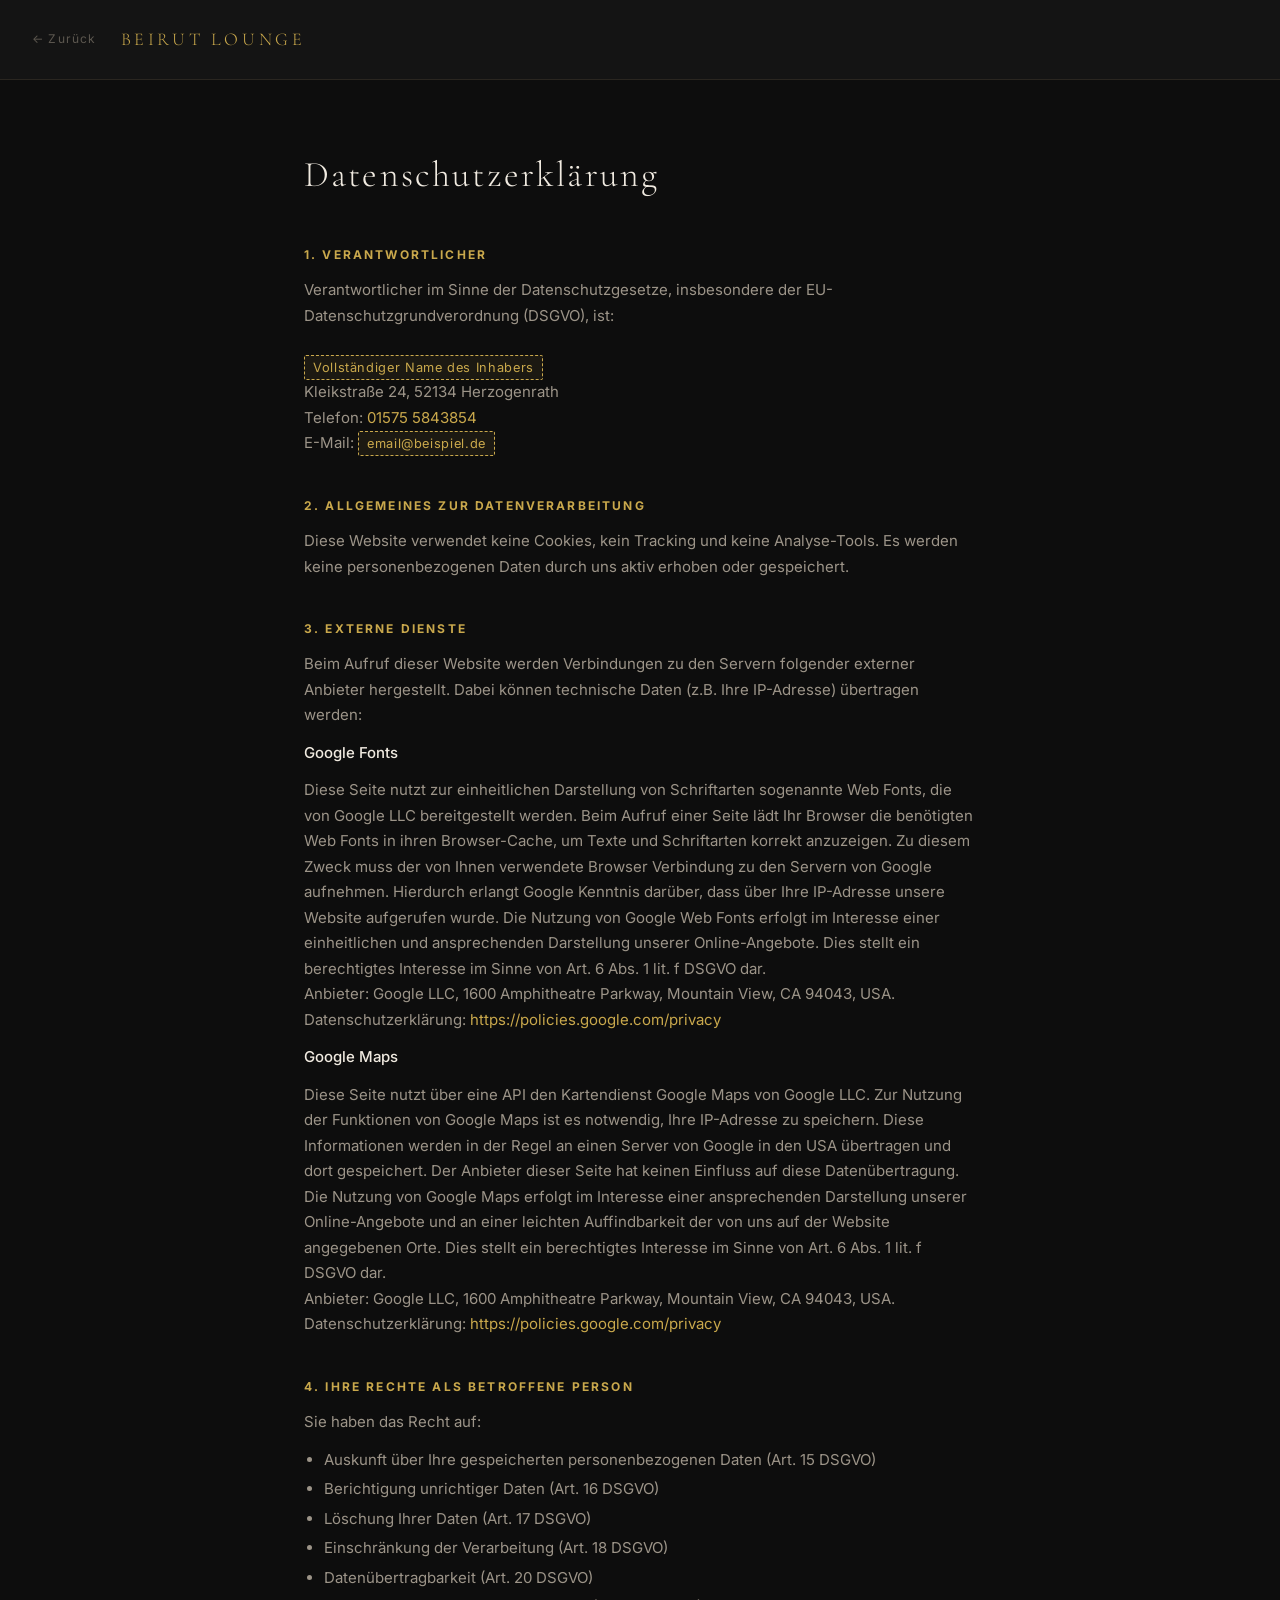
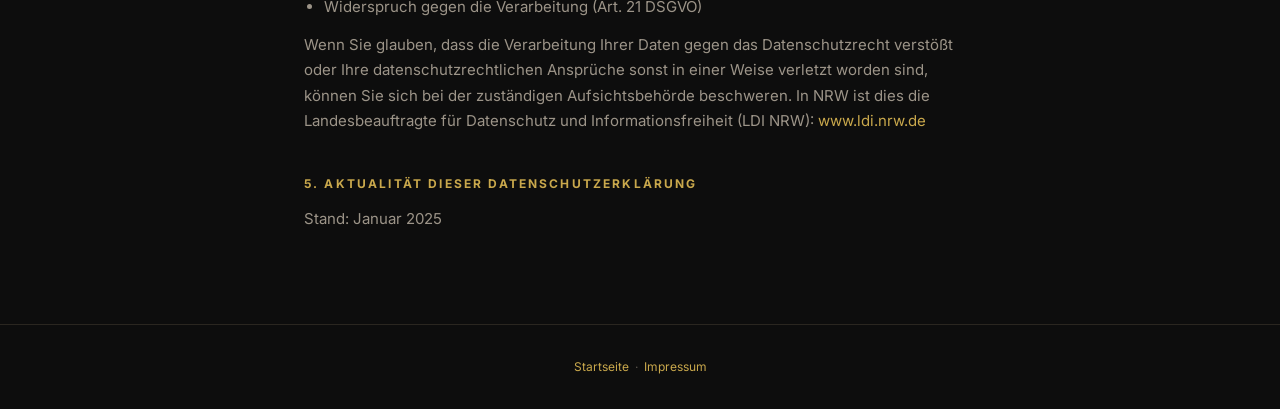
<file: datenschutz.html>
<!DOCTYPE html>
<html lang="de">
<head>
  <meta charset="UTF-8">
  <meta name="viewport" content="width=device-width, initial-scale=1.0">
  <title>Datenschutz — Beirut Lounge</title>

  <link rel="preconnect" href="https://fonts.googleapis.com">
  <link rel="preconnect" href="https://fonts.gstatic.com" crossorigin>
  <link href="https://fonts.googleapis.com/css2?family=Cormorant+Garamond:wght@300;400&family=Inter:wght@300;400;500&display=swap" rel="stylesheet">

  <style>
    :root {
      --bg-primary:     #0D0D0D;
      --bg-surface:     #141414;
      --accent:         #C9A84C;
      --text-primary:   #F0EAE0;
      --text-secondary: #9C9488;
      --text-muted:     #5C574F;
      --divider:        #2A2620;
      --font-display:   'Cormorant Garamond', serif;
      --font-body:      'Inter', sans-serif;
    }
    *, *::before, *::after { box-sizing: border-box; margin: 0; padding: 0; }
    body {
      background: var(--bg-primary);
      color: var(--text-primary);
      font-family: var(--font-body);
      font-size: 1rem;
      line-height: 1.7;
    }
    a { color: var(--accent); text-decoration: none; }
    a:hover { text-decoration: underline; }

    .legal-header {
      background: var(--bg-surface);
      border-bottom: 1px solid var(--divider);
      padding: 1.5rem 2rem;
      display: flex;
      align-items: center;
      gap: 1.5rem;
    }
    .legal-header__back {
      font-size: 0.75rem;
      letter-spacing: 0.1em;
      color: var(--text-muted);
      transition: color 0.2s;
    }
    .legal-header__back:hover { color: var(--accent); text-decoration: none; }
    .legal-header__logo {
      font-family: var(--font-display);
      font-size: 1.125rem;
      font-weight: 300;
      letter-spacing: 0.2em;
      text-transform: uppercase;
      color: var(--accent);
    }

    .legal-main {
      max-width: 720px;
      margin: 0 auto;
      padding: 4rem 1.5rem 5rem;
    }
    h1 {
      font-family: var(--font-display);
      font-size: 2.25rem;
      font-weight: 300;
      letter-spacing: 0.06em;
      color: var(--text-primary);
      margin-bottom: 2.5rem;
    }
    h2 {
      font-size: 0.75rem;
      letter-spacing: 0.18em;
      text-transform: uppercase;
      color: var(--accent);
      margin: 2.5rem 0 0.75rem;
    }
    p {
      font-size: 0.9375rem;
      color: var(--text-secondary);
      margin-bottom: 0.75rem;
    }
    ul {
      padding-left: 1.25rem;
      margin-bottom: 0.75rem;
    }
    li {
      font-size: 0.9375rem;
      color: var(--text-secondary);
      margin-bottom: 0.25rem;
    }
    .placeholder {
      background: rgba(201,168,76,0.08);
      border: 1px dashed var(--accent);
      border-radius: 2px;
      padding: 0.25rem 0.5rem;
      color: var(--accent);
      font-size: 0.8rem;
      letter-spacing: 0.05em;
    }

    footer {
      border-top: 1px solid var(--divider);
      padding: 2rem 1.5rem;
      text-align: center;
      font-size: 0.75rem;
      color: var(--text-muted);
    }
  </style>
</head>
<body>

  <header class="legal-header">
    <a href="index.html" class="legal-header__back">&#8592; Zurück</a>
    <span class="legal-header__logo">Beirut Lounge</span>
  </header>

  <main class="legal-main">
    <h1>Datenschutzerklärung</h1>

    <h2>1. Verantwortlicher</h2>
    <p>
      Verantwortlicher im Sinne der Datenschutzgesetze, insbesondere der EU-Datenschutzgrundverordnung (DSGVO), ist:<br><br>
      <span class="placeholder">Vollständiger Name des Inhabers</span><br>
      Kleikstraße 24, 52134 Herzogenrath<br>
      Telefon: <a href="tel:+4915758843854">01575 5843854</a><br>
      E-Mail: <span class="placeholder">email@beispiel.de</span>
    </p>

    <h2>2. Allgemeines zur Datenverarbeitung</h2>
    <p>
      Diese Website verwendet keine Cookies, kein Tracking und keine Analyse-Tools.
      Es werden keine personenbezogenen Daten durch uns aktiv erhoben oder gespeichert.
    </p>

    <h2>3. Externe Dienste</h2>
    <p>
      Beim Aufruf dieser Website werden Verbindungen zu den Servern folgender externer Anbieter hergestellt.
      Dabei können technische Daten (z.B. Ihre IP-Adresse) übertragen werden:
    </p>

    <p><strong style="color: var(--text-primary); font-weight: 500;">Google Fonts</strong></p>
    <p>
      Diese Seite nutzt zur einheitlichen Darstellung von Schriftarten sogenannte Web Fonts, die von Google LLC bereitgestellt werden.
      Beim Aufruf einer Seite lädt Ihr Browser die benötigten Web Fonts in ihren Browser-Cache, um Texte und Schriftarten korrekt anzuzeigen.
      Zu diesem Zweck muss der von Ihnen verwendete Browser Verbindung zu den Servern von Google aufnehmen.
      Hierdurch erlangt Google Kenntnis darüber, dass über Ihre IP-Adresse unsere Website aufgerufen wurde.
      Die Nutzung von Google Web Fonts erfolgt im Interesse einer einheitlichen und ansprechenden Darstellung unserer Online-Angebote.
      Dies stellt ein berechtigtes Interesse im Sinne von Art. 6 Abs. 1 lit. f DSGVO dar.<br>
      Anbieter: Google LLC, 1600 Amphitheatre Parkway, Mountain View, CA 94043, USA.<br>
      Datenschutzerklärung: <a href="https://policies.google.com/privacy" target="_blank" rel="noopener noreferrer">https://policies.google.com/privacy</a>
    </p>

    <p><strong style="color: var(--text-primary); font-weight: 500;">Google Maps</strong></p>
    <p>
      Diese Seite nutzt über eine API den Kartendienst Google Maps von Google LLC.
      Zur Nutzung der Funktionen von Google Maps ist es notwendig, Ihre IP-Adresse zu speichern.
      Diese Informationen werden in der Regel an einen Server von Google in den USA übertragen und dort gespeichert.
      Der Anbieter dieser Seite hat keinen Einfluss auf diese Datenübertragung.
      Die Nutzung von Google Maps erfolgt im Interesse einer ansprechenden Darstellung unserer Online-Angebote und an einer leichten Auffindbarkeit der von uns auf der Website angegebenen Orte.
      Dies stellt ein berechtigtes Interesse im Sinne von Art. 6 Abs. 1 lit. f DSGVO dar.<br>
      Anbieter: Google LLC, 1600 Amphitheatre Parkway, Mountain View, CA 94043, USA.<br>
      Datenschutzerklärung: <a href="https://policies.google.com/privacy" target="_blank" rel="noopener noreferrer">https://policies.google.com/privacy</a>
    </p>

    <h2>4. Ihre Rechte als betroffene Person</h2>
    <p>Sie haben das Recht auf:</p>
    <ul>
      <li>Auskunft über Ihre gespeicherten personenbezogenen Daten (Art. 15 DSGVO)</li>
      <li>Berichtigung unrichtiger Daten (Art. 16 DSGVO)</li>
      <li>Löschung Ihrer Daten (Art. 17 DSGVO)</li>
      <li>Einschränkung der Verarbeitung (Art. 18 DSGVO)</li>
      <li>Datenübertragbarkeit (Art. 20 DSGVO)</li>
      <li>Widerspruch gegen die Verarbeitung (Art. 21 DSGVO)</li>
    </ul>
    <p>
      Wenn Sie glauben, dass die Verarbeitung Ihrer Daten gegen das Datenschutzrecht verstößt oder
      Ihre datenschutzrechtlichen Ansprüche sonst in einer Weise verletzt worden sind, können Sie sich
      bei der zuständigen Aufsichtsbehörde beschweren. In NRW ist dies die
      Landesbeauftragte für Datenschutz und Informationsfreiheit (LDI NRW):
      <a href="https://www.ldi.nrw.de" target="_blank" rel="noopener noreferrer">www.ldi.nrw.de</a>
    </p>

    <h2>5. Aktualität dieser Datenschutzerklärung</h2>
    <p>Stand: Januar 2025</p>
  </main>

  <footer>
    <a href="index.html">Startseite</a> &nbsp;&middot;&nbsp;
    <a href="impressum.html">Impressum</a>
  </footer>

</body>
</html>
</file>
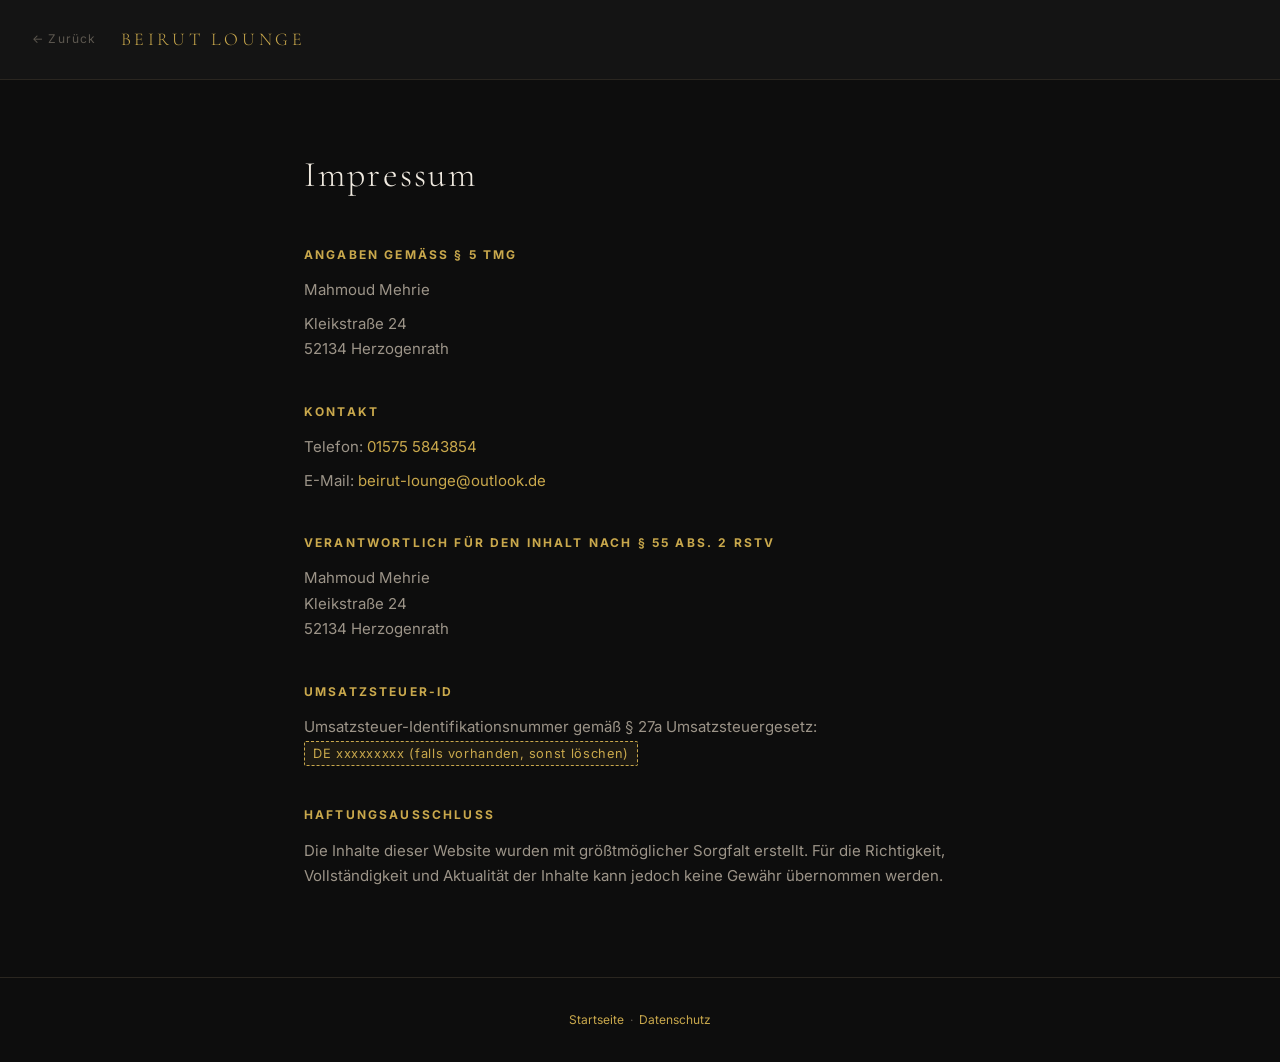
<file: impressum.html>
<!DOCTYPE html>
<html lang="de">
<head>
  <meta charset="UTF-8">
  <meta name="viewport" content="width=device-width, initial-scale=1.0">
  <title>Impressum — Beirut Lounge</title>

  <link rel="preconnect" href="https://fonts.googleapis.com">
  <link rel="preconnect" href="https://fonts.gstatic.com" crossorigin>
  <link href="https://fonts.googleapis.com/css2?family=Cormorant+Garamond:wght@300;400&family=Inter:wght@300;400;500&display=swap" rel="stylesheet">

  <style>
    :root {
      --bg-primary:     #0D0D0D;
      --bg-surface:     #141414;
      --accent:         #C9A84C;
      --text-primary:   #F0EAE0;
      --text-secondary: #9C9488;
      --text-muted:     #5C574F;
      --divider:        #2A2620;
      --font-display:   'Cormorant Garamond', serif;
      --font-body:      'Inter', sans-serif;
    }
    *, *::before, *::after { box-sizing: border-box; margin: 0; padding: 0; }
    body {
      background: var(--bg-primary);
      color: var(--text-primary);
      font-family: var(--font-body);
      font-size: 1rem;
      line-height: 1.7;
    }
    a { color: var(--accent); text-decoration: none; }
    a:hover { text-decoration: underline; }

    .legal-header {
      background: var(--bg-surface);
      border-bottom: 1px solid var(--divider);
      padding: 1.5rem 2rem;
      display: flex;
      align-items: center;
      gap: 1.5rem;
    }
    .legal-header__back {
      font-size: 0.75rem;
      letter-spacing: 0.1em;
      color: var(--text-muted);
      transition: color 0.2s;
    }
    .legal-header__back:hover { color: var(--accent); text-decoration: none; }
    .legal-header__logo {
      font-family: var(--font-display);
      font-size: 1.125rem;
      font-weight: 300;
      letter-spacing: 0.2em;
      text-transform: uppercase;
      color: var(--accent);
    }

    .legal-main {
      max-width: 720px;
      margin: 0 auto;
      padding: 4rem 1.5rem 5rem;
    }
    h1 {
      font-family: var(--font-display);
      font-size: 2.25rem;
      font-weight: 300;
      letter-spacing: 0.06em;
      color: var(--text-primary);
      margin-bottom: 2.5rem;
    }
    h2 {
      font-size: 0.75rem;
      letter-spacing: 0.18em;
      text-transform: uppercase;
      color: var(--accent);
      margin: 2.5rem 0 0.75rem;
    }
    p {
      font-size: 0.9375rem;
      color: var(--text-secondary);
      margin-bottom: 0.5rem;
    }
    .placeholder {
      background: rgba(201,168,76,0.08);
      border: 1px dashed var(--accent);
      border-radius: 2px;
      padding: 0.25rem 0.5rem;
      color: var(--accent);
      font-size: 0.8rem;
      letter-spacing: 0.05em;
    }

    footer {
      border-top: 1px solid var(--divider);
      padding: 2rem 1.5rem;
      text-align: center;
      font-size: 0.75rem;
      color: var(--text-muted);
    }
  </style>
</head>
<body>

  <header class="legal-header">
    <a href="index.html" class="legal-header__back">&#8592; Zurück</a>
    <span class="legal-header__logo">Beirut Lounge</span>
  </header>

  <main class="legal-main">
    <h1>Impressum</h1>

    <h2>Angaben gemäß § 5 TMG</h2>
    <p>Mahmoud Mehrie</p>
    <p>Kleikstraße 24<br>52134 Herzogenrath</p>

    <h2>Kontakt</h2>
    <p>Telefon: <a href="tel:+4915758843854">01575 5843854</a></p>
    <p>E-Mail: <a href="mailto:beirut-lounge@outlook.de">beirut-lounge@outlook.de</a></p>

    <h2>Verantwortlich für den Inhalt nach § 55 Abs. 2 RStV</h2>
    <p>Mahmoud Mehrie<br>
    Kleikstraße 24<br>52134 Herzogenrath</p>

    <h2>Umsatzsteuer-ID</h2>
    <p>Umsatzsteuer-Identifikationsnummer gemäß § 27a Umsatzsteuergesetz:<br>
    <span class="placeholder">DE xxxxxxxxx (falls vorhanden, sonst löschen)</span></p>

    <h2>Haftungsausschluss</h2>
    <p>
      Die Inhalte dieser Website wurden mit größtmöglicher Sorgfalt erstellt.
      Für die Richtigkeit, Vollständigkeit und Aktualität der Inhalte kann jedoch keine Gewähr übernommen werden.
    </p>
  </main>

  <footer>
    <a href="index.html">Startseite</a> &nbsp;&middot;&nbsp;
    <a href="datenschutz.html">Datenschutz</a>
  </footer>

</body>
</html>
</file>
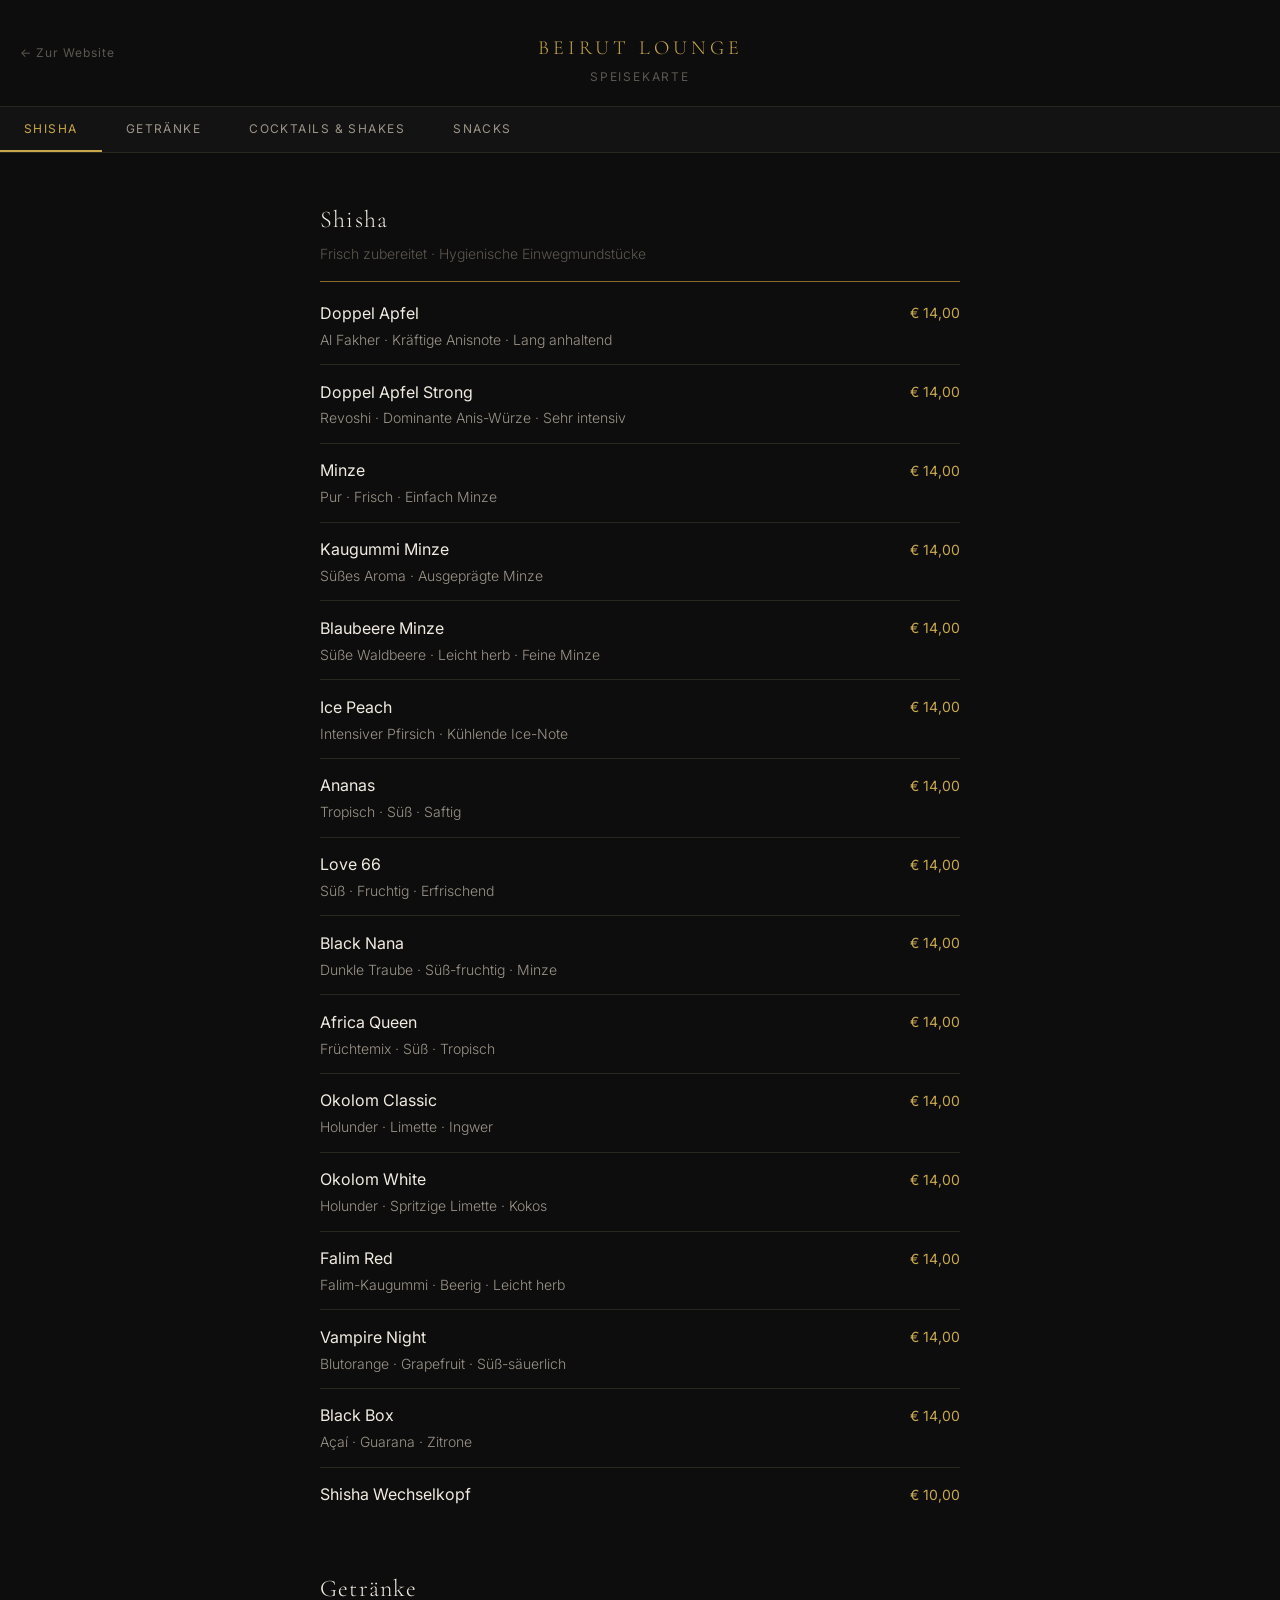
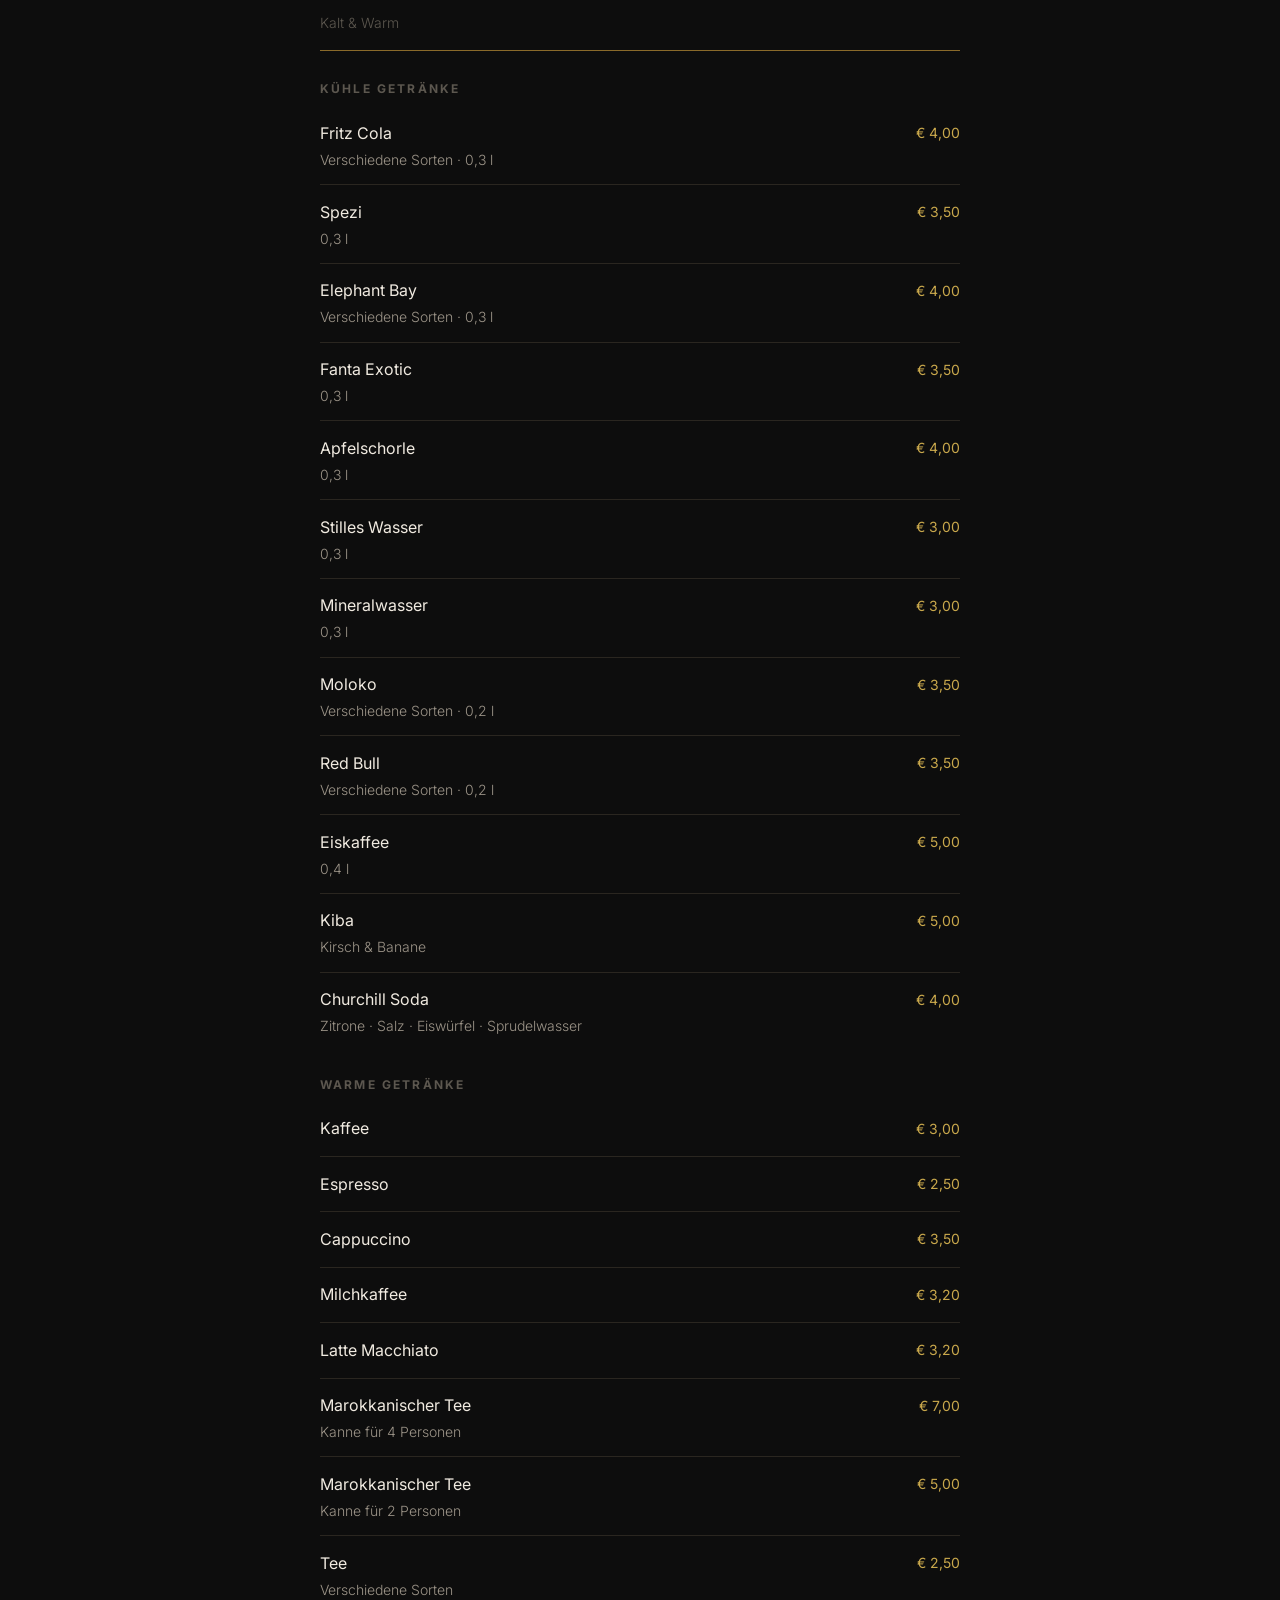
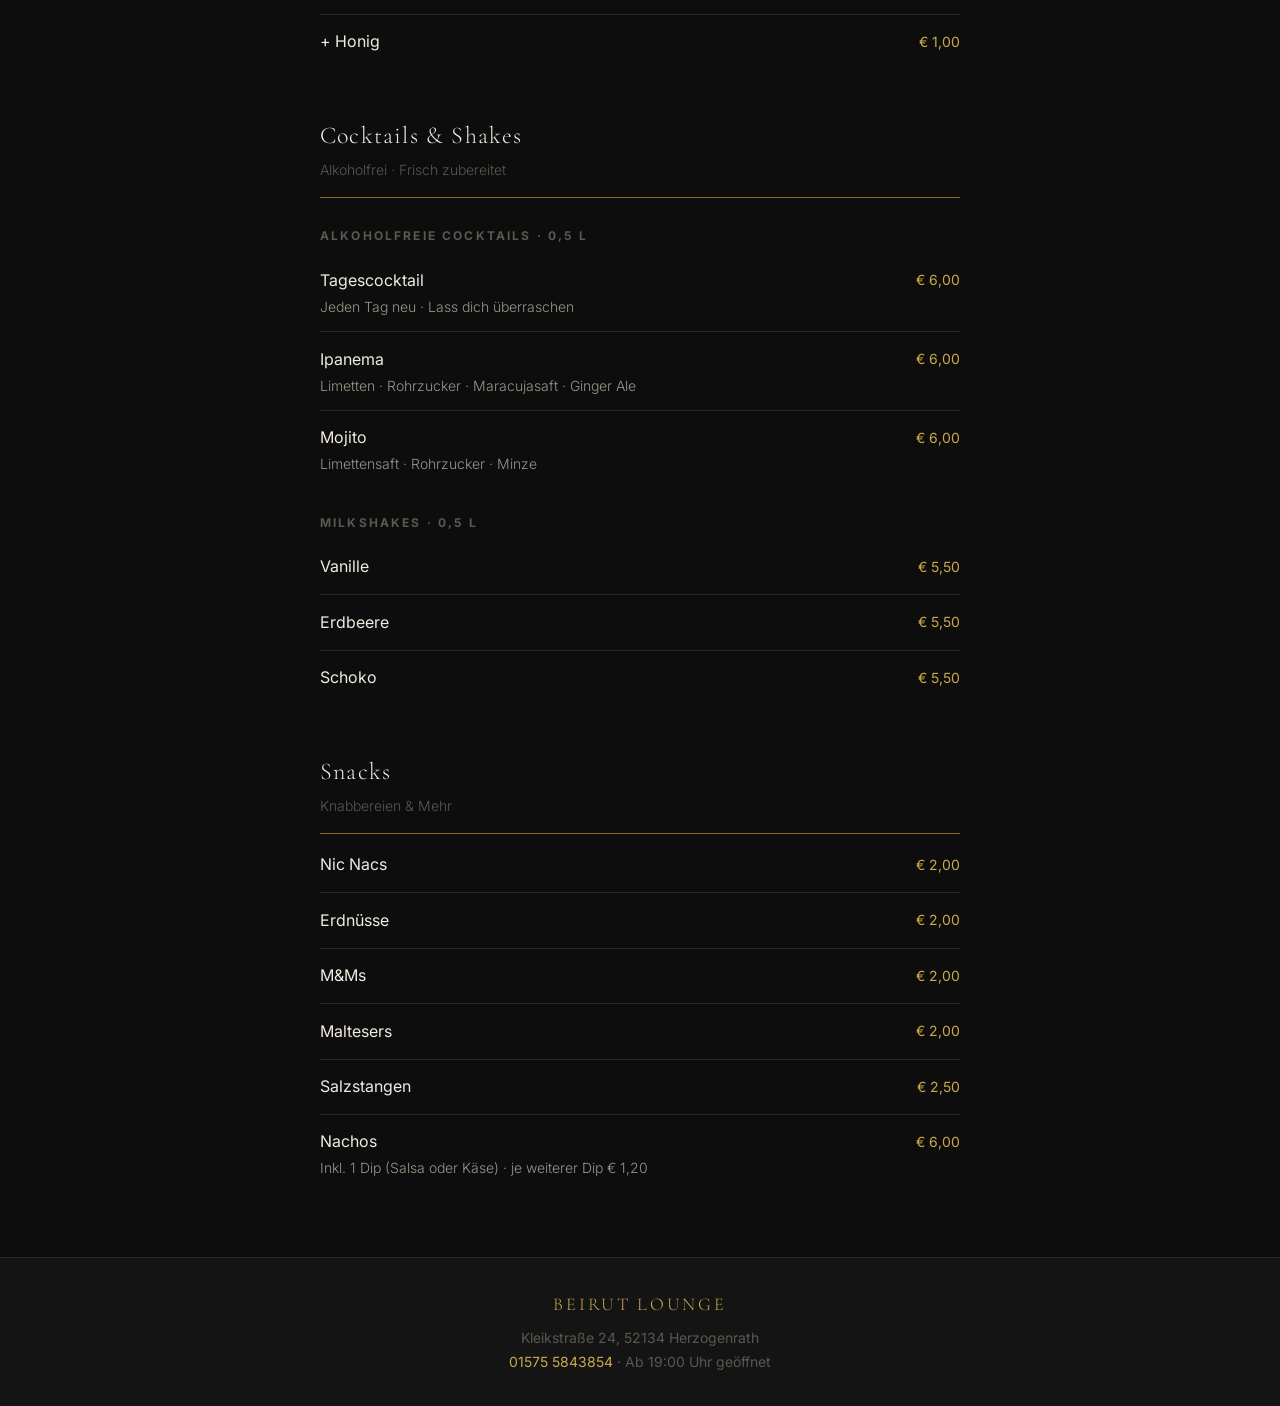
<file: menu.html>
<!DOCTYPE html>
<html lang="de">
<head>
  <meta charset="UTF-8">
  <meta name="viewport" content="width=device-width, initial-scale=1.0">
  <title>Speisekarte — Beirut Lounge</title>
  <meta name="description" content="Digitale Speisekarte der Beirut Lounge — Shisha, Getränke, Cocktails & Snacks.">

  <!-- Fonts -->
  <link rel="preconnect" href="https://fonts.googleapis.com">
  <link rel="preconnect" href="https://fonts.gstatic.com" crossorigin>
  <link href="https://fonts.googleapis.com/css2?family=Cormorant+Garamond:wght@300;400;600&family=Inter:wght@300;400;500&display=swap" rel="stylesheet">

  <link rel="stylesheet" href="assets/css/menu.css">
</head>
<body>

  <!-- ─── HEADER ─── -->
  <header class="menu-header">
    <a href="index.html" class="menu-header__back" aria-label="Zurück zur Website">&#8592; Zur Website</a>
    <p class="menu-header__logo">Beirut Lounge</p>
    <p class="menu-header__sub">Speisekarte</p>
  </header>

  <!-- ─── CATEGORY TABS ─── -->
  <nav class="category-tabs" aria-label="Menükategorien">
    <button class="tab-btn" data-target="shisha">Shisha</button>
    <button class="tab-btn" data-target="getraenke">Getränke</button>
    <button class="tab-btn" data-target="cocktails">Cocktails &amp; Shakes</button>
    <button class="tab-btn" data-target="snacks">Snacks</button>
  </nav>

  <!-- ─── MENU CONTENT ─── -->
  <main class="menu-main">

    <!-- SHISHA -->
    <section id="shisha" class="menu-section" aria-labelledby="shisha-heading">
      <div class="category-header">
        <h2 id="shisha-heading">Shisha</h2>
        <p class="category-header__sub">Frisch zubereitet &middot; Hygienische Einwegmundstücke</p>
      </div>

      <div class="menu-group">

        <article class="menu-item">
          <div class="menu-item__info">
            <span class="menu-item__name">Doppel Apfel</span>
            <span class="menu-item__desc">Al Fakher &middot; Kräftige Anisnote &middot; Lang anhaltend</span>
          </div>
          <span class="menu-item__price">€ 14,00</span>
        </article>

        <article class="menu-item">
          <div class="menu-item__info">
            <span class="menu-item__name">Doppel Apfel Strong</span>
            <span class="menu-item__desc">Revoshi &middot; Dominante Anis-Würze &middot; Sehr intensiv</span>
          </div>
          <span class="menu-item__price">€ 14,00</span>
        </article>

        <article class="menu-item">
          <div class="menu-item__info">
            <span class="menu-item__name">Minze</span>
            <span class="menu-item__desc">Pur &middot; Frisch &middot; Einfach Minze</span>
          </div>
          <span class="menu-item__price">€ 14,00</span>
        </article>

        <article class="menu-item">
          <div class="menu-item__info">
            <span class="menu-item__name">Kaugummi Minze</span>
            <span class="menu-item__desc">Süßes Aroma &middot; Ausgeprägte Minze</span>
          </div>
          <span class="menu-item__price">€ 14,00</span>
        </article>

        <article class="menu-item">
          <div class="menu-item__info">
            <span class="menu-item__name">Blaubeere Minze</span>
            <span class="menu-item__desc">Süße Waldbeere &middot; Leicht herb &middot; Feine Minze</span>
          </div>
          <span class="menu-item__price">€ 14,00</span>
        </article>

        <article class="menu-item">
          <div class="menu-item__info">
            <span class="menu-item__name">Ice Peach</span>
            <span class="menu-item__desc">Intensiver Pfirsich &middot; Kühlende Ice-Note</span>
          </div>
          <span class="menu-item__price">€ 14,00</span>
        </article>

        <article class="menu-item">
          <div class="menu-item__info">
            <span class="menu-item__name">Ananas</span>
            <span class="menu-item__desc">Tropisch &middot; Süß &middot; Saftig</span>
          </div>
          <span class="menu-item__price">€ 14,00</span>
        </article>

        <article class="menu-item">
          <div class="menu-item__info">
            <span class="menu-item__name">Love 66</span>
            <span class="menu-item__desc">Süß &middot; Fruchtig &middot; Erfrischend</span>
          </div>
          <span class="menu-item__price">€ 14,00</span>
        </article>

        <article class="menu-item">
          <div class="menu-item__info">
            <span class="menu-item__name">Black Nana</span>
            <span class="menu-item__desc">Dunkle Traube &middot; Süß-fruchtig &middot; Minze</span>
          </div>
          <span class="menu-item__price">€ 14,00</span>
        </article>

        <article class="menu-item">
          <div class="menu-item__info">
            <span class="menu-item__name">Africa Queen</span>
            <span class="menu-item__desc">Früchtemix &middot; Süß &middot; Tropisch</span>
          </div>
          <span class="menu-item__price">€ 14,00</span>
        </article>

        <article class="menu-item">
          <div class="menu-item__info">
            <span class="menu-item__name">Okolom Classic</span>
            <span class="menu-item__desc">Holunder &middot; Limette &middot; Ingwer</span>
          </div>
          <span class="menu-item__price">€ 14,00</span>
        </article>

        <article class="menu-item">
          <div class="menu-item__info">
            <span class="menu-item__name">Okolom White</span>
            <span class="menu-item__desc">Holunder &middot; Spritzige Limette &middot; Kokos</span>
          </div>
          <span class="menu-item__price">€ 14,00</span>
        </article>

        <article class="menu-item">
          <div class="menu-item__info">
            <span class="menu-item__name">Falim Red</span>
            <span class="menu-item__desc">Falim-Kaugummi &middot; Beerig &middot; Leicht herb</span>
          </div>
          <span class="menu-item__price">€ 14,00</span>
        </article>

        <article class="menu-item">
          <div class="menu-item__info">
            <span class="menu-item__name">Vampire Night</span>
            <span class="menu-item__desc">Blutorange &middot; Grapefruit &middot; Süß-säuerlich</span>
          </div>
          <span class="menu-item__price">€ 14,00</span>
        </article>

        <article class="menu-item">
          <div class="menu-item__info">
            <span class="menu-item__name">Black Box</span>
            <span class="menu-item__desc">Açaí &middot; Guarana &middot; Zitrone</span>
          </div>
          <span class="menu-item__price">€ 14,00</span>
        </article>

        <article class="menu-item">
          <div class="menu-item__info">
            <span class="menu-item__name">Shisha Wechselkopf</span>
          </div>
          <span class="menu-item__price">€ 10,00</span>
        </article>

      </div>
    </section>

    <!-- GETRÄNKE -->
    <section id="getraenke" class="menu-section" aria-labelledby="getraenke-heading">
      <div class="category-header">
        <h2 id="getraenke-heading">Getränke</h2>
        <p class="category-header__sub">Kalt &amp; Warm</p>
      </div>

      <div class="menu-group">
        <h3 class="menu-group__title">Kühle Getränke</h3>

        <article class="menu-item">
          <div class="menu-item__info">
            <span class="menu-item__name">Fritz Cola</span>
            <span class="menu-item__desc">Verschiedene Sorten &middot; 0,3 l</span>
          </div>
          <span class="menu-item__price">€ 4,00</span>
        </article>

        <article class="menu-item">
          <div class="menu-item__info">
            <span class="menu-item__name">Spezi</span>
            <span class="menu-item__desc">0,3 l</span>
          </div>
          <span class="menu-item__price">€ 3,50</span>
        </article>

        <article class="menu-item">
          <div class="menu-item__info">
            <span class="menu-item__name">Elephant Bay</span>
            <span class="menu-item__desc">Verschiedene Sorten &middot; 0,3 l</span>
          </div>
          <span class="menu-item__price">€ 4,00</span>
        </article>

        <article class="menu-item">
          <div class="menu-item__info">
            <span class="menu-item__name">Fanta Exotic</span>
            <span class="menu-item__desc">0,3 l</span>
          </div>
          <span class="menu-item__price">€ 3,50</span>
        </article>

        <article class="menu-item">
          <div class="menu-item__info">
            <span class="menu-item__name">Apfelschorle</span>
            <span class="menu-item__desc">0,3 l</span>
          </div>
          <span class="menu-item__price">€ 4,00</span>
        </article>

        <article class="menu-item">
          <div class="menu-item__info">
            <span class="menu-item__name">Stilles Wasser</span>
            <span class="menu-item__desc">0,3 l</span>
          </div>
          <span class="menu-item__price">€ 3,00</span>
        </article>

        <article class="menu-item">
          <div class="menu-item__info">
            <span class="menu-item__name">Mineralwasser</span>
            <span class="menu-item__desc">0,3 l</span>
          </div>
          <span class="menu-item__price">€ 3,00</span>
        </article>

        <article class="menu-item">
          <div class="menu-item__info">
            <span class="menu-item__name">Moloko</span>
            <span class="menu-item__desc">Verschiedene Sorten &middot; 0,2 l</span>
          </div>
          <span class="menu-item__price">€ 3,50</span>
        </article>

        <article class="menu-item">
          <div class="menu-item__info">
            <span class="menu-item__name">Red Bull</span>
            <span class="menu-item__desc">Verschiedene Sorten &middot; 0,2 l</span>
          </div>
          <span class="menu-item__price">€ 3,50</span>
        </article>

        <article class="menu-item">
          <div class="menu-item__info">
            <span class="menu-item__name">Eiskaffee</span>
            <span class="menu-item__desc">0,4 l</span>
          </div>
          <span class="menu-item__price">€ 5,00</span>
        </article>

        <article class="menu-item">
          <div class="menu-item__info">
            <span class="menu-item__name">Kiba</span>
            <span class="menu-item__desc">Kirsch &amp; Banane</span>
          </div>
          <span class="menu-item__price">€ 5,00</span>
        </article>

        <article class="menu-item">
          <div class="menu-item__info">
            <span class="menu-item__name">Churchill Soda</span>
            <span class="menu-item__desc">Zitrone &middot; Salz &middot; Eiswürfel &middot; Sprudelwasser</span>
          </div>
          <span class="menu-item__price">€ 4,00</span>
        </article>

      </div>

      <div class="menu-group">
        <h3 class="menu-group__title">Warme Getränke</h3>

        <article class="menu-item">
          <div class="menu-item__info">
            <span class="menu-item__name">Kaffee</span>
          </div>
          <span class="menu-item__price">€ 3,00</span>
        </article>

        <article class="menu-item">
          <div class="menu-item__info">
            <span class="menu-item__name">Espresso</span>
          </div>
          <span class="menu-item__price">€ 2,50</span>
        </article>

        <article class="menu-item">
          <div class="menu-item__info">
            <span class="menu-item__name">Cappuccino</span>
          </div>
          <span class="menu-item__price">€ 3,50</span>
        </article>

        <article class="menu-item">
          <div class="menu-item__info">
            <span class="menu-item__name">Milchkaffee</span>
          </div>
          <span class="menu-item__price">€ 3,20</span>
        </article>

        <article class="menu-item">
          <div class="menu-item__info">
            <span class="menu-item__name">Latte Macchiato</span>
          </div>
          <span class="menu-item__price">€ 3,20</span>
        </article>

        <article class="menu-item">
          <div class="menu-item__info">
            <span class="menu-item__name">Marokkanischer Tee</span>
            <span class="menu-item__desc">Kanne für 4 Personen</span>
          </div>
          <span class="menu-item__price">€ 7,00</span>
        </article>

        <article class="menu-item">
          <div class="menu-item__info">
            <span class="menu-item__name">Marokkanischer Tee</span>
            <span class="menu-item__desc">Kanne für 2 Personen</span>
          </div>
          <span class="menu-item__price">€ 5,00</span>
        </article>

        <article class="menu-item">
          <div class="menu-item__info">
            <span class="menu-item__name">Tee</span>
            <span class="menu-item__desc">Verschiedene Sorten</span>
          </div>
          <span class="menu-item__price">€ 2,50</span>
        </article>

        <article class="menu-item">
          <div class="menu-item__info">
            <span class="menu-item__name">+ Honig</span>
          </div>
          <span class="menu-item__price">€ 1,00</span>
        </article>

      </div>
    </section>

    <!-- COCKTAILS & SHAKES -->
    <section id="cocktails" class="menu-section" aria-labelledby="cocktails-heading">
      <div class="category-header">
        <h2 id="cocktails-heading">Cocktails &amp; Shakes</h2>
        <p class="category-header__sub">Alkoholfrei &middot; Frisch zubereitet</p>
      </div>

      <div class="menu-group">
        <h3 class="menu-group__title">Alkoholfreie Cocktails &middot; 0,5 l</h3>

        <article class="menu-item">
          <div class="menu-item__info">
            <span class="menu-item__name">Tagescocktail</span>
            <span class="menu-item__desc">Jeden Tag neu &middot; Lass dich überraschen</span>
          </div>
          <span class="menu-item__price">€ 6,00</span>
        </article>

        <article class="menu-item">
          <div class="menu-item__info">
            <span class="menu-item__name">Ipanema</span>
            <span class="menu-item__desc">Limetten &middot; Rohrzucker &middot; Maracujasaft &middot; Ginger Ale</span>
          </div>
          <span class="menu-item__price">€ 6,00</span>
        </article>

        <article class="menu-item">
          <div class="menu-item__info">
            <span class="menu-item__name">Mojito</span>
            <span class="menu-item__desc">Limettensaft &middot; Rohrzucker &middot; Minze</span>
          </div>
          <span class="menu-item__price">€ 6,00</span>
        </article>

      </div>

      <div class="menu-group">
        <h3 class="menu-group__title">Milkshakes &middot; 0,5 l</h3>

        <article class="menu-item">
          <div class="menu-item__info">
            <span class="menu-item__name">Vanille</span>
          </div>
          <span class="menu-item__price">€ 5,50</span>
        </article>

        <article class="menu-item">
          <div class="menu-item__info">
            <span class="menu-item__name">Erdbeere</span>
          </div>
          <span class="menu-item__price">€ 5,50</span>
        </article>

        <article class="menu-item">
          <div class="menu-item__info">
            <span class="menu-item__name">Schoko</span>
          </div>
          <span class="menu-item__price">€ 5,50</span>
        </article>

      </div>
    </section>

    <!-- SNACKS -->
    <section id="snacks" class="menu-section" aria-labelledby="snacks-heading">
      <div class="category-header">
        <h2 id="snacks-heading">Snacks</h2>
        <p class="category-header__sub">Knabbereien &amp; Mehr</p>
      </div>

      <div class="menu-group">

        <article class="menu-item">
          <div class="menu-item__info">
            <span class="menu-item__name">Nic Nacs</span>
          </div>
          <span class="menu-item__price">€ 2,00</span>
        </article>

        <article class="menu-item">
          <div class="menu-item__info">
            <span class="menu-item__name">Erdnüsse</span>
          </div>
          <span class="menu-item__price">€ 2,00</span>
        </article>

        <article class="menu-item">
          <div class="menu-item__info">
            <span class="menu-item__name">M&amp;Ms</span>
          </div>
          <span class="menu-item__price">€ 2,00</span>
        </article>

        <article class="menu-item">
          <div class="menu-item__info">
            <span class="menu-item__name">Maltesers</span>
          </div>
          <span class="menu-item__price">€ 2,00</span>
        </article>

        <article class="menu-item">
          <div class="menu-item__info">
            <span class="menu-item__name">Salzstangen</span>
          </div>
          <span class="menu-item__price">€ 2,50</span>
        </article>

        <article class="menu-item">
          <div class="menu-item__info">
            <span class="menu-item__name">Nachos</span>
            <span class="menu-item__desc">Inkl. 1 Dip (Salsa oder Käse) &middot; je weiterer Dip € 1,20</span>
          </div>
          <span class="menu-item__price">€ 6,00</span>
        </article>

      </div>
    </section>

  </main>

  <!-- ─── FOOTER ─── -->
  <footer class="menu-footer">
    <p class="menu-footer__name">Beirut Lounge</p>
    <p class="menu-footer__info">
      Kleikstraße 24, 52134 Herzogenrath<br>
      <a href="tel:+4915758843854">01575 5843854</a> &middot; Ab 19:00 Uhr geöffnet
    </p>
  </footer>

  <script src="assets/js/menu.js"></script>
</body>
</html>
</file>
<file: assets/css/menu.css>
:root {
  --bg-primary:     #0D0D0D;
  --bg-surface:     #141414;
  --bg-card:        #1C1A17;
  --bg-subtle:      #211E19;
  --accent:         #C9A84C;
  --accent-hover:   #E2BF6A;
  --accent-muted:   #8A6A2A;
  --text-primary:   #F0EAE0;
  --text-secondary: #9C9488;
  --text-muted:     #5C574F;
  --divider:        #2A2620;

  --font-display: 'Cormorant Garamond', serif;
  --font-body:    'Inter', sans-serif;

  --text-xs:   0.75rem;
  --text-sm:   0.875rem;
  --text-base: 1rem;
  --text-lg:   1.125rem;
  --text-xl:   1.25rem;
  --text-2xl:  1.5rem;
}

*, *::before, *::after { box-sizing: border-box; margin: 0; padding: 0; }

body {
  background-color: var(--bg-primary);
  color: var(--text-primary);
  font-family: var(--font-body);
  font-size: var(--text-base);
  line-height: 1.6;
  overflow-x: hidden;
}

a { color: inherit; text-decoration: none; }

/* ─── HEADER ─── */
.menu-header {
  padding: 2rem 1.5rem 1.25rem;
  border-bottom: 1px solid var(--divider);
  text-align: center;
  position: relative;
}

.menu-header__back {
  position: absolute;
  left: 1.25rem;
  top: 50%;
  transform: translateY(-50%);
  font-size: var(--text-xs);
  letter-spacing: 0.08em;
  color: var(--text-muted);
  transition: color 0.2s ease;
}

.menu-header__back:hover { color: var(--accent); }

.menu-header__logo {
  font-family: var(--font-display);
  font-size: var(--text-xl);
  font-weight: 300;
  letter-spacing: 0.2em;
  text-transform: uppercase;
  color: var(--accent);
}

.menu-header__sub {
  font-size: var(--text-xs);
  letter-spacing: 0.15em;
  text-transform: uppercase;
  color: var(--text-muted);
  margin-top: 0.2rem;
}

/* ─── STICKY CATEGORY TABS ─── */
.category-tabs {
  position: sticky;
  top: 0;
  z-index: 40;
  display: flex;
  overflow-x: auto;
  scrollbar-width: none;
  -webkit-overflow-scrolling: touch;
  background: rgba(20, 20, 20, 0.96);
  backdrop-filter: blur(8px);
  -webkit-backdrop-filter: blur(8px);
  border-bottom: 1px solid var(--divider);
}

.category-tabs::-webkit-scrollbar { display: none; }

.tab-btn {
  flex-shrink: 0;
  padding: 0.875rem 1.5rem;
  border: none;
  border-bottom: 2px solid transparent;
  background: none;
  color: var(--text-secondary);
  font-family: var(--font-body);
  font-size: var(--text-xs);
  letter-spacing: 0.12em;
  text-transform: uppercase;
  cursor: pointer;
  transition: color 0.2s ease, border-color 0.2s ease;
  white-space: nowrap;
}

.tab-btn:hover { color: var(--text-primary); }

.tab-btn.active {
  color: var(--accent);
  border-bottom-color: var(--accent);
}

/* ─── MAIN CONTENT ─── */
.menu-main {
  max-width: 680px;
  margin: 0 auto;
  padding: 0 1.25rem 4rem;
}

/* ─── CATEGORY SECTION ─── */
.menu-section {
  padding-top: 0.5rem;
}

.category-header {
  padding: 2.5rem 0 1rem;
  border-bottom: 1px solid var(--accent-muted);
  margin-bottom: 0.25rem;
}

.category-header h2 {
  font-family: var(--font-display);
  font-size: var(--text-2xl);
  font-weight: 300;
  letter-spacing: 0.05em;
  color: var(--text-primary);
}

.category-header__sub {
  font-size: var(--text-sm);
  color: var(--text-muted);
  margin-top: 0.2rem;
  font-weight: 300;
}

/* ─── MENU GROUP ─── */
.menu-group__title {
  font-size: var(--text-xs);
  letter-spacing: 0.18em;
  text-transform: uppercase;
  color: var(--text-muted);
  padding: 1.5rem 0 0.5rem;
}

/* ─── MENU ITEM ─── */
.menu-item {
  display: flex;
  justify-content: space-between;
  align-items: flex-start;
  padding: 0.9rem 0;
  border-bottom: 1px solid var(--divider);
}

.menu-item:last-child { border-bottom: none; }

.menu-item__info { flex: 1; padding-right: 1rem; }

.menu-item__name {
  display: block;
  font-size: var(--text-base);
  color: var(--text-primary);
  font-weight: 400;
}

.menu-item__desc {
  display: block;
  font-size: var(--text-sm);
  color: var(--text-secondary);
  margin-top: 0.15rem;
  font-weight: 300;
  line-height: 1.5;
}

.menu-item__price {
  font-size: var(--text-sm);
  color: var(--accent);
  white-space: nowrap;
  font-weight: 400;
  padding-top: 0.1rem;
}

/* ─── FOOTER ─── */
.menu-footer {
  background: var(--bg-surface);
  border-top: 1px solid var(--divider);
  padding: 2rem 1.25rem;
  text-align: center;
}

.menu-footer__name {
  font-family: var(--font-display);
  font-size: var(--text-lg);
  font-weight: 300;
  letter-spacing: 0.15em;
  text-transform: uppercase;
  color: var(--accent);
  margin-bottom: 0.5rem;
}

.menu-footer__info {
  font-size: var(--text-sm);
  color: var(--text-muted);
  line-height: 1.7;
}

.menu-footer__info a {
  color: var(--accent);
  transition: color 0.2s ease;
}

.menu-footer__info a:hover { color: var(--accent-hover); }

/* ─── RESPONSIVE ─── */
@media (max-width: 480px) {
  .menu-header { padding: 2.25rem 1.25rem 1rem; }
  .menu-header__back { top: 0.85rem; transform: none; }
  .category-header { padding-top: 2rem; }
}
</file>
